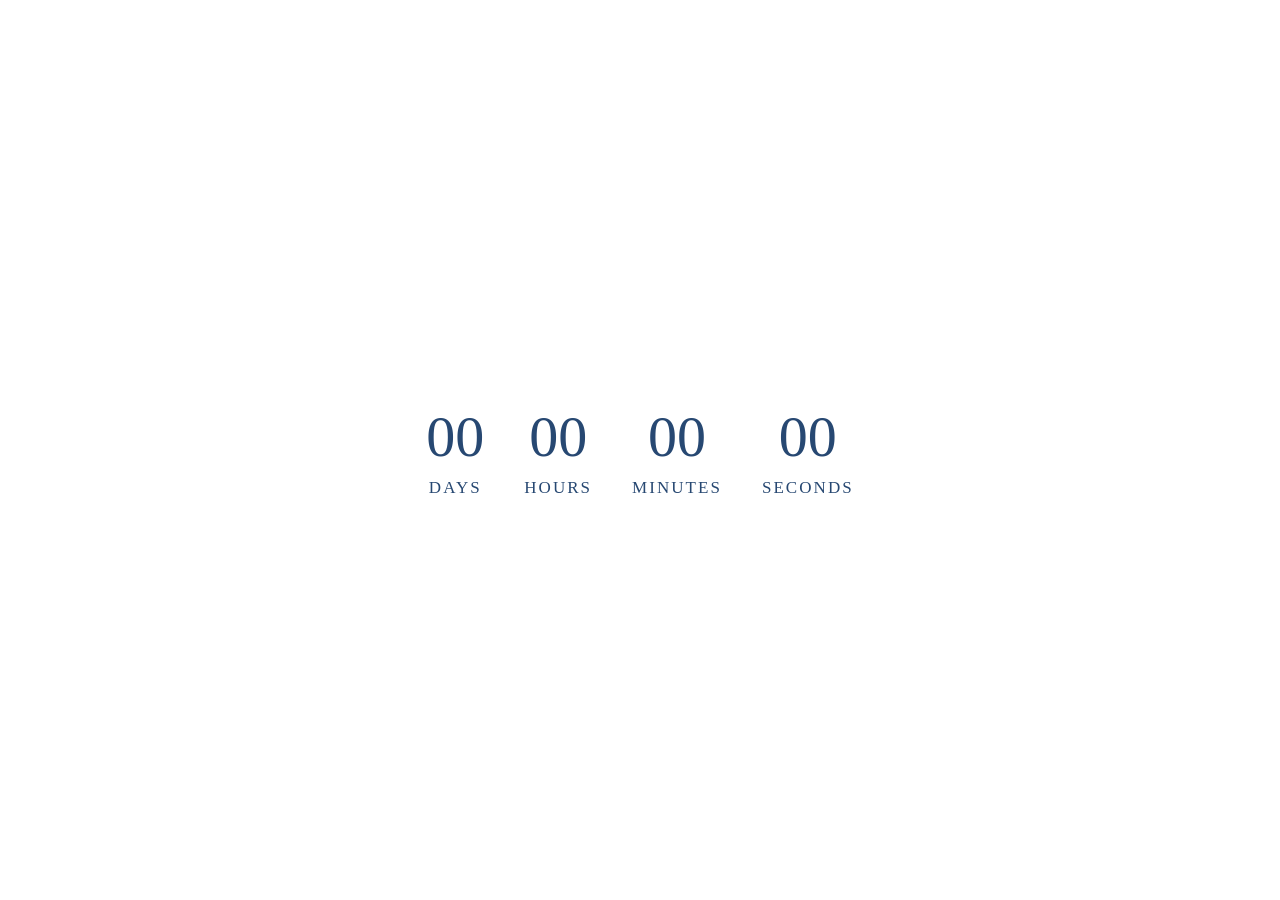
<file: countdown.html>
<!doctype html><html lang="en"><head><meta charset="utf-8"><meta name="viewport" content="width=device-width, initial-scale=1"><title>Countdown to our wedding</title><style>html,body{height:100%;margin:0;background:transparent;color:#274872}body{display:flex;align-items:center;justify-content:center;font-family:Georgia,serif}#clock{display:flex;justify-content:center;gap:clamp(10px,4vw,40px);text-align:center}.n{display:block;font-size:clamp(24px,6vw,58px);font-variant-numeric:tabular-nums}.u{display:block;font-size:clamp(9px,2vw,17px);text-transform:uppercase;letter-spacing:.12em;margin-top:8px}</style></head><body><div id="clock" aria-label="Countdown to November 27, 2026 at 2 PM Philippine time"></div><script>const date=new Date('2026-11-27T14:00:00+08:00').getTime();function tick(){let s=Math.max(0,Math.floor((date-Date.now())/1000));const v=[Math.floor(s/86400),Math.floor(s%86400/3600),Math.floor(s%3600/60),s%60];document.getElementById('clock').innerHTML=v.map((n,i)=>'<span><span class="n">'+String(n).padStart(2,'0')+'</span><span class="u">'+['Days','Hours','Minutes','Seconds'][i]+'</span></span>').join('')}tick();setInterval(tick,1000);</script></body></html>
</file>
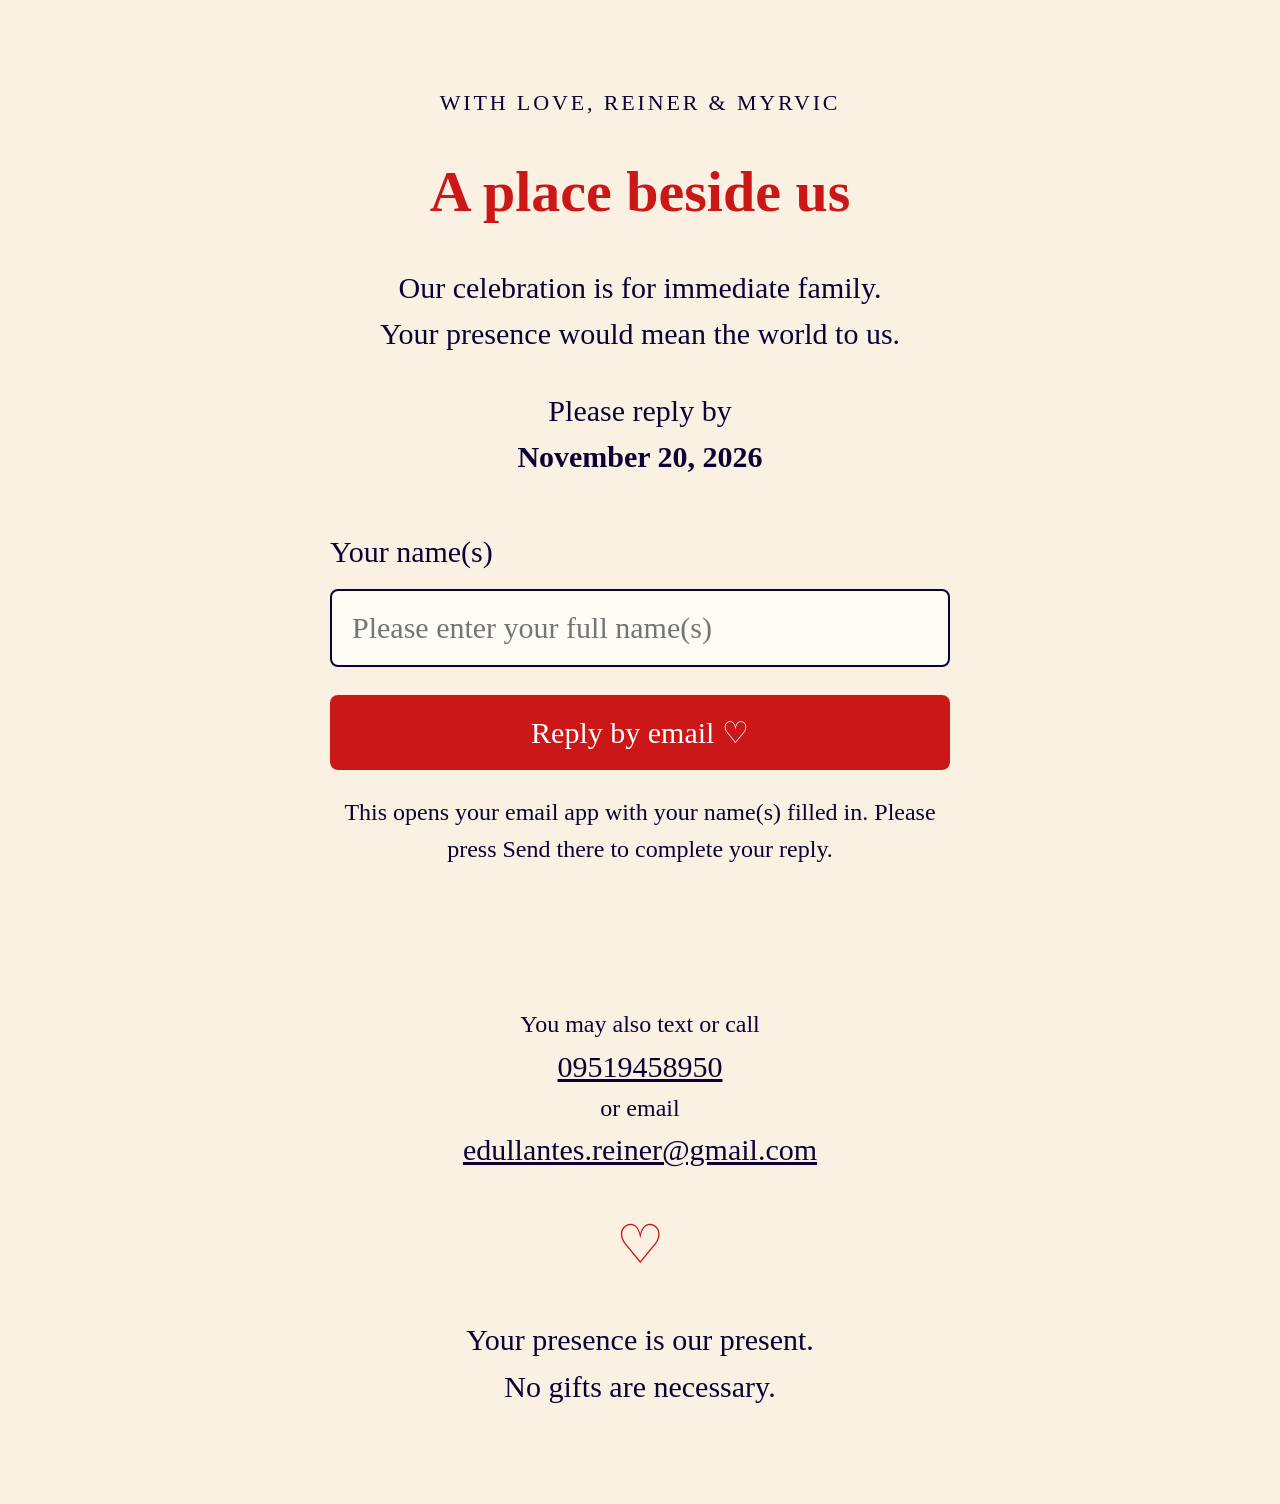
<file: rsvp-form.html>
<!doctype html>
<html lang="en"><head><meta charset="utf-8"><meta name="viewport" content="width=device-width, initial-scale=1"><title>RSVP · Reiner & Myrvic</title>
<style>*{box-sizing:border-box}body{margin:0;padding:clamp(24px,7vw,64px);background:#fbf1e2;color:#0b0137;font-family:Georgia,serif;text-align:center;line-height:1.55}h1{font-size:clamp(28px,7vw,58px);color:#cb1717;line-height:1.15}p,label,input,button,a{font-size:clamp(16px,4vw,30px)}.eyebrow{letter-spacing:.13em;text-transform:uppercase;font-size:clamp(12px,3vw,22px)}form{margin:48px auto;max-width:620px}label{display:block;text-align:left;margin-bottom:14px}input{width:100%;padding:20px;border:2px solid #0b0137;border-radius:8px;background:#fffbf5;color:#0b0137;font-family:inherit}button{display:block;width:100%;margin-top:28px;padding:20px 12px;border:0;border-radius:8px;background:#cb1717;color:#fff;cursor:pointer;font-family:inherit}a{color:#0b0137;overflow-wrap:anywhere}.small{font-size:clamp(14px,3.2vw,24px)}.heart{font-size:54px;color:#cb1717;margin:30px}#status{padding:12px;min-height:2em}</style></head>
<body><p class="eyebrow">With love, Reiner & Myrvic</p><h1>A place beside us</h1><p>Our celebration is for immediate family.<br>Your presence would mean the world to us.</p><p>Please reply by<br><strong>November 20, 2026</strong></p>
<form id="rsvp"><label for="names">Your name(s)</label><input id="names" name="names" autocomplete="name" required maxlength="300" placeholder="Please enter your full name(s)"><button type="submit">Reply by email ♡</button><p class="small">This opens your email app with your name(s) filled in. Please press Send there to complete your reply.</p><p id="status" role="status" aria-live="polite"></p></form>
<p class="small">You may also text or call<br><a href="tel:+639519458950">09519458950</a><br>or email<br><a href="mailto:edullantes.reiner@gmail.com">edullantes.reiner@gmail.com</a></p><p class="heart" aria-hidden="true">♡</p><p>Your presence is our present.<br>No gifts are necessary.</p>
<script>document.getElementById('rsvp').addEventListener('submit',function(e){e.preventDefault();const names=document.getElementById('names').value.trim();if(!names){document.getElementById('names').focus();return;}const body='Dear Reiner and Myrvic,\n\nMy/our name(s): '+names+'\n\nWith love,';const url='mailto:edullantes.reiner@gmail.com?subject='+encodeURIComponent('Wedding RSVP — Reiner & Myrvic')+'&body='+encodeURIComponent(body);const a=document.createElement('a');a.href=url;a.target='_top';a.click();document.getElementById('status').textContent='Please send the message in your email app. If it did not open, email or text us using the details below.';});</script></body></html>
</file>
